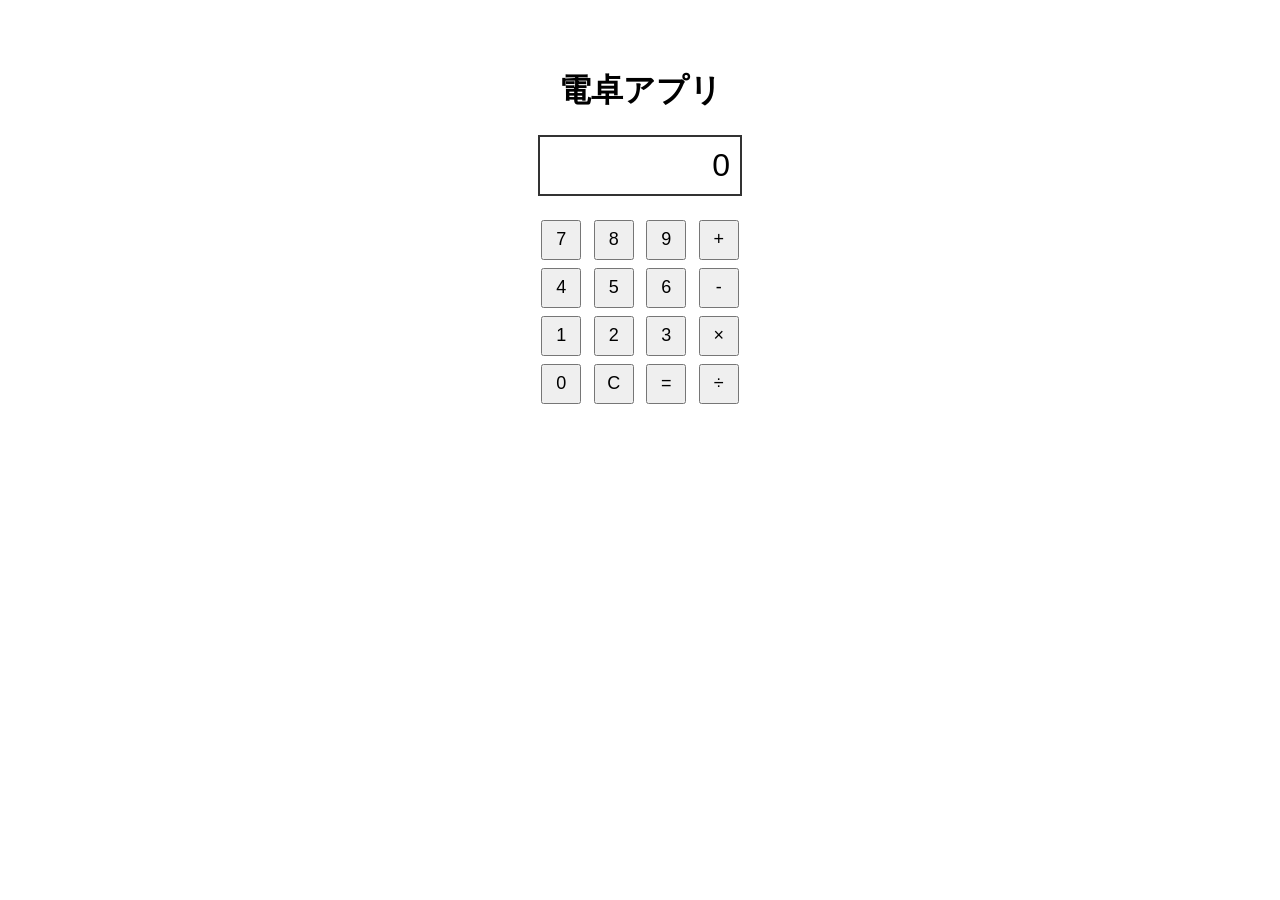
<file: day02-calculator/index.html>
<!DOCTYPE html>
<html lang="ja">
<head>
    <meta charset="UTF-8">
    <meta name="viewport" content="width=device-width, initial-scale=1.0">
    <title>電卓アプリ</title>
    <link rel="stylesheet" href="style.css">
</head>
<body>

    <h1>電卓アプリ</h1>

    <div id="display">0</div>

    <button onclick="appendValue('7')">7</button>
    <button onclick="appendValue('8')">8</button>
    <button onclick="appendValue('9')">9</button>
    <button onclick="appendValue('+')">+</button>

    <br>

    <button onclick="appendValue('4')">4</button>
    <button onclick="appendValue('5')">5</button>
    <button onclick="appendValue('6')">6</button>
    <button onclick="appendValue('-')">-</button>

    <br>

    <button onclick="appendValue('1')">1</button>
    <button onclick="appendValue('2')">2</button>
    <button onclick="appendValue('3')">3</button>
    <button onclick="appendValue('*')">×</button>

    <br>

    <button onclick="appendValue('0')">0</button>
    <button onclick="clearDisplay()">C</button>
    <button onclick="calculate()">=</button>
    <button onclick="appendValue('/')">÷</button>

    <script src="script.js"></script>
</body>
</html>
</file>
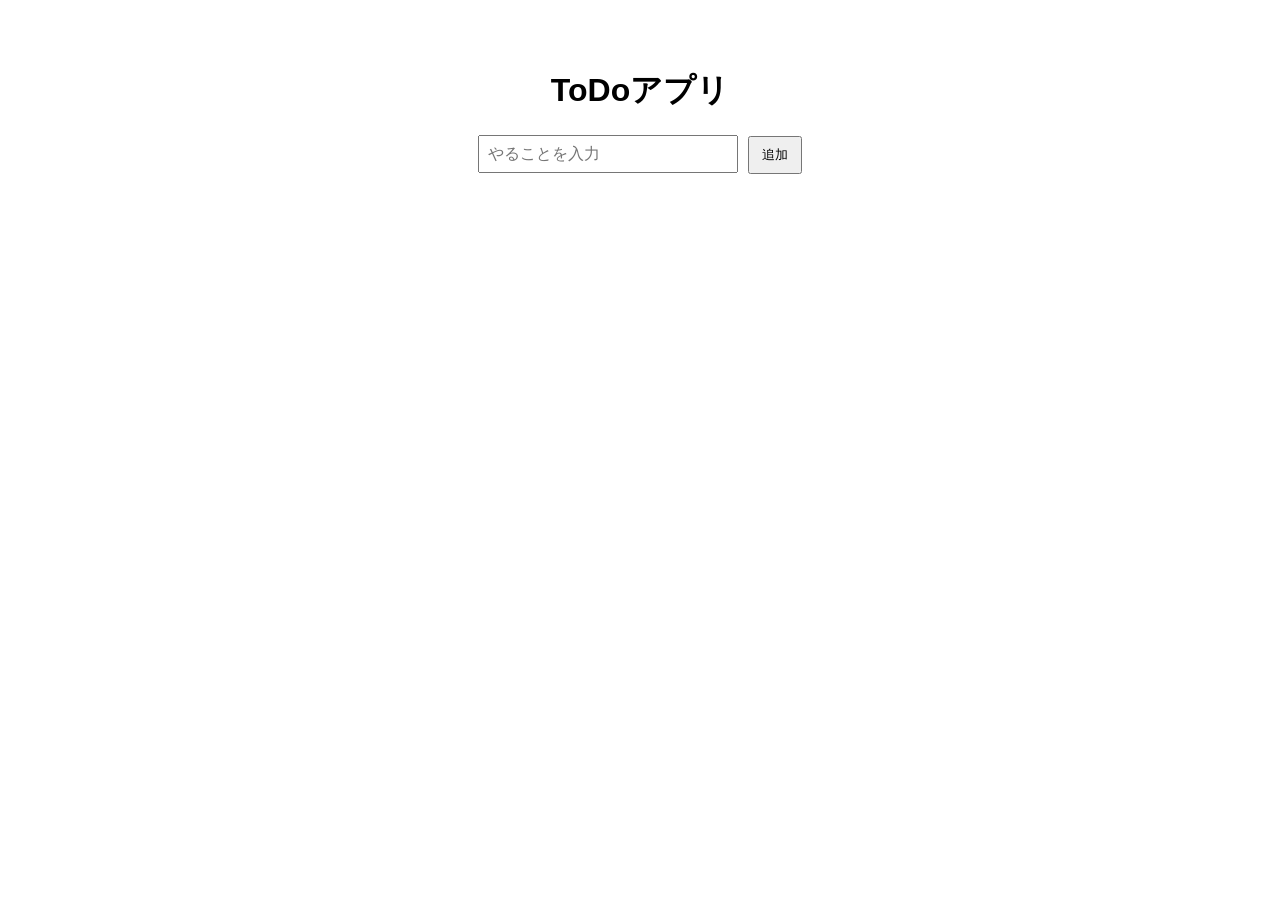
<file: day03-todo/index.html>
<!DOCTYPE html>
<html lang="ja">
<head>
    <meta charset="UTF-8">
    <meta name="viewport" content="width=device-width, initial-scale=1.0">
    <title>ToDoアプリ</title>
    <link rel="stylesheet" href="style.css">
</head>
<body>

    <h1>ToDoアプリ</h1>

    <input id="todoInput" type="text" placeholder="やることを入力">
    <button onclick="addTodo()">追加</button>

    <ul id="todoList"></ul>

    <script src="script.js"></script>
</body>
</html>
</file>
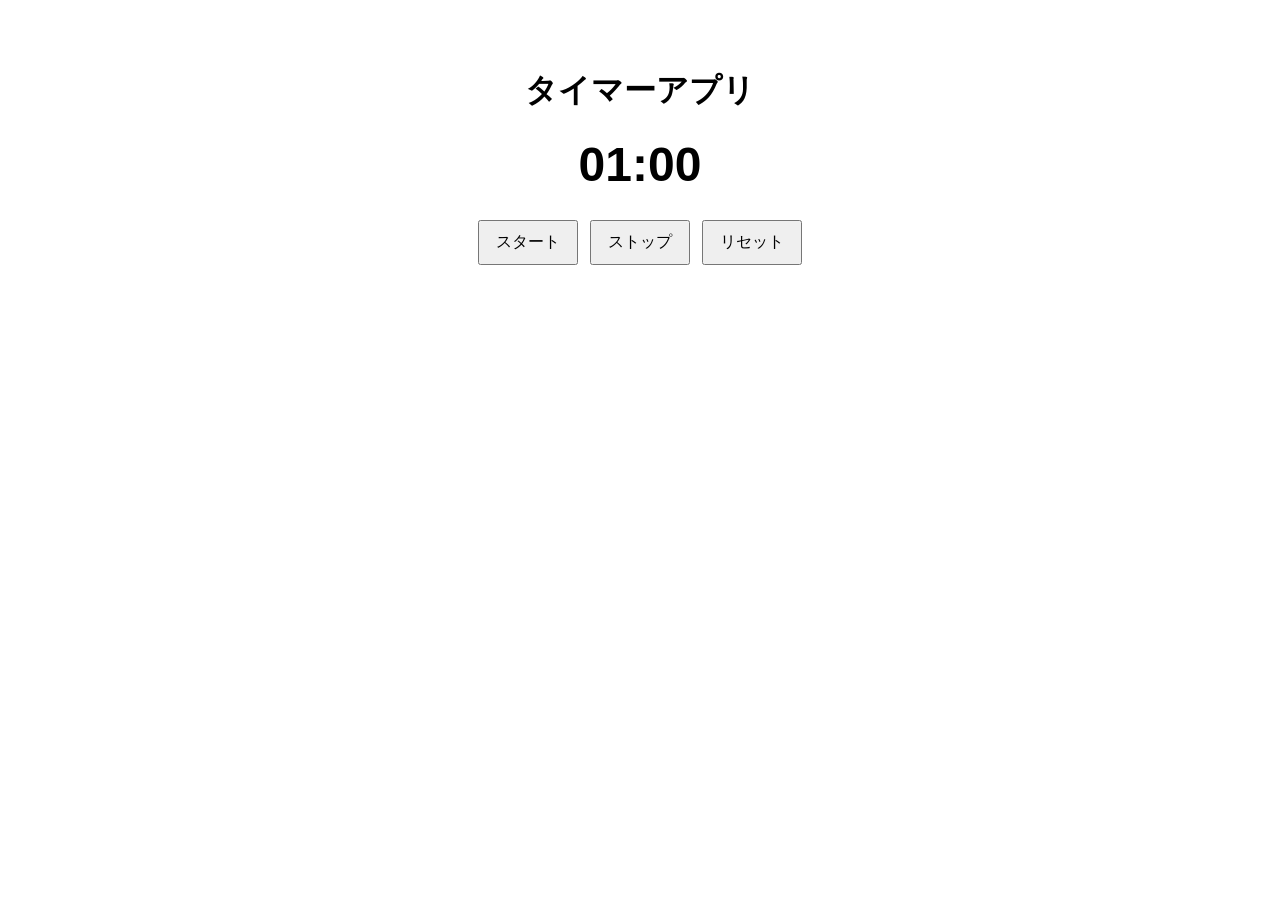
<file: day04-timer/index.html>
<!DOCTYPE html>
<html lang="ja">
<head>
    <meta charset="UTF-8">
    <meta name="viewport" content="width=device-width, initial-scale=1.0">
    <title>タイマーアプリ</title>
    <link rel="stylesheet" href="style.css">
</head>
<body>

    <h1>タイマーアプリ</h1>

    <div id="timer">01:00</div>

    <button onclick="startTimer()">スタート</button>
    <button onclick="stopTimer()">ストップ</button>
    <button onclick="resetTimer()">リセット</button>

    <script src="script.js"></script>
</body>
</html>
</file>
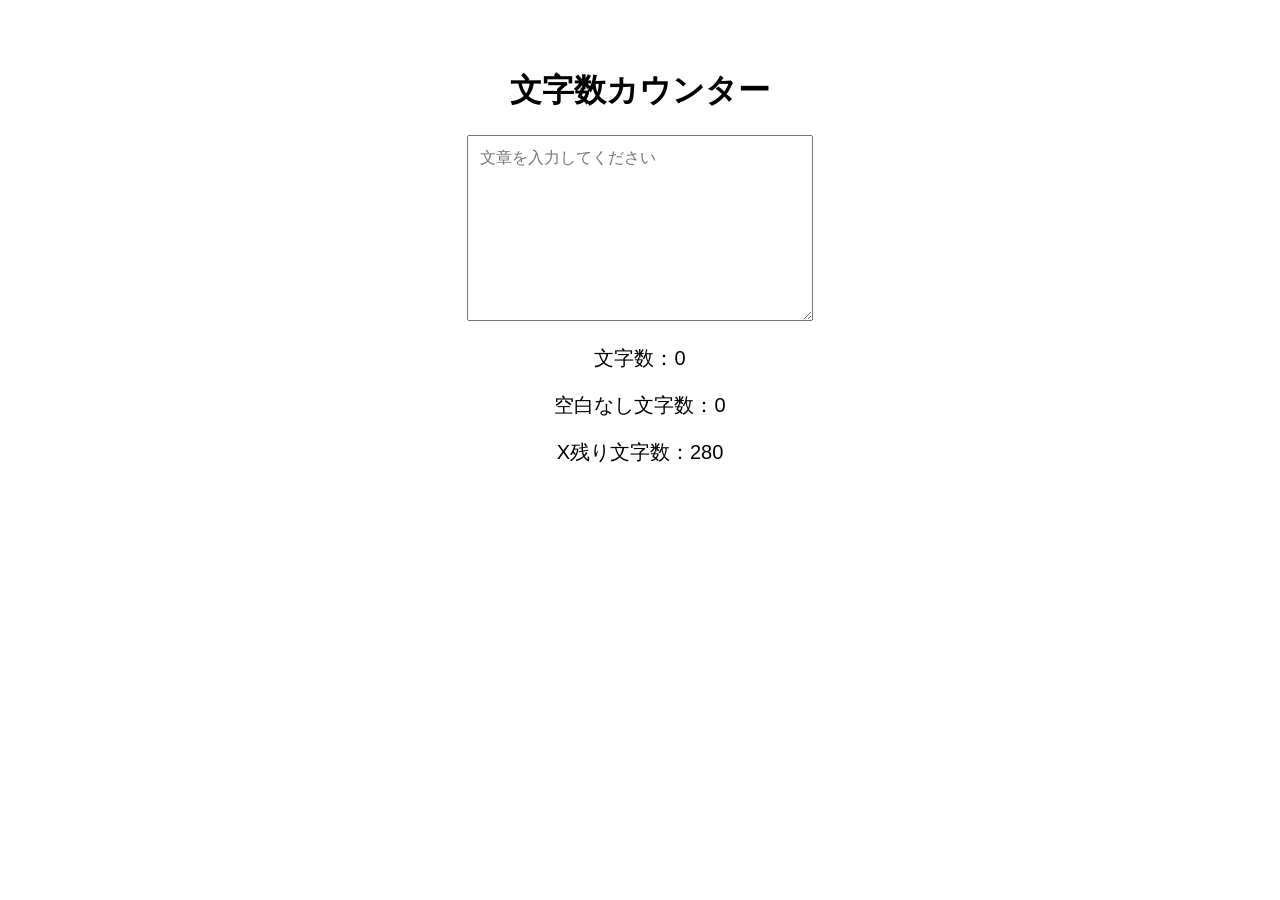
<file: day05-character-counter/index.html>
<!DOCTYPE html>
<html lang="ja">
<head>
    <meta charset="UTF-8">
    <meta name="viewport" content="width=device-width, initial-scale=1.0">
    <title>文字数カウンター</title>
    <link rel="stylesheet" href="style.css">
</head>
<body>

    <h1>文字数カウンター</h1>

    <textarea id="textInput" placeholder="文章を入力してください"></textarea>

    <p>文字数：<span id="charCount">0</span></p>
    <p>空白なし文字数：<span id="charCountNoSpace">0</span></p>
    <p>X残り文字数：<span id="remainingCount">280</span></p>

    <script src="script.js"></script>
</body>
</html>
</file>
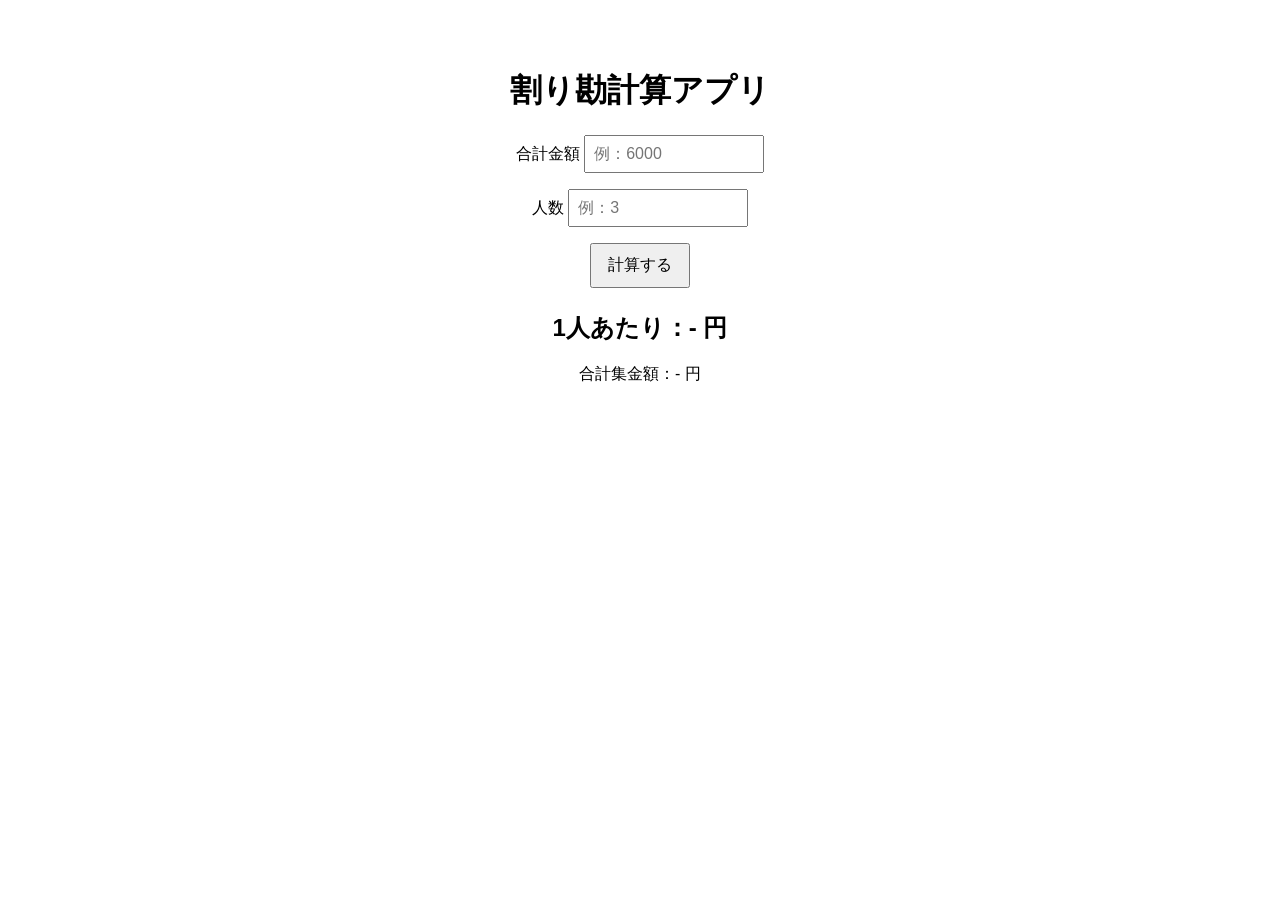
<file: day06-bill-splitter/index.html>
<!DOCTYPE html>
<html lang="ja">
<head>
    <meta charset="UTF-8">
    <meta name="viewport" content="width=device-width, initial-scale=1.0">
    <title>割り勘計算アプリ</title>
    <link rel="stylesheet" href="style.css">
</head>
<body>

    <h1>割り勘計算アプリ</h1>

    <div>
        <label>合計金額</label>
        <input id="totalAmount" type="number" placeholder="例：6000">
    </div>

    <div>
        <label>人数</label>
        <input id="peopleCount" type="number" placeholder="例：3">
    </div>

    <button onclick="calculateSplit()">計算する</button>

    <h2 id="result">1人あたり：- 円</h2>
    <p id="totalCollected">合計集金額：- 円</p>

    <script src="script.js"></script>
</body>
</html>
</file>
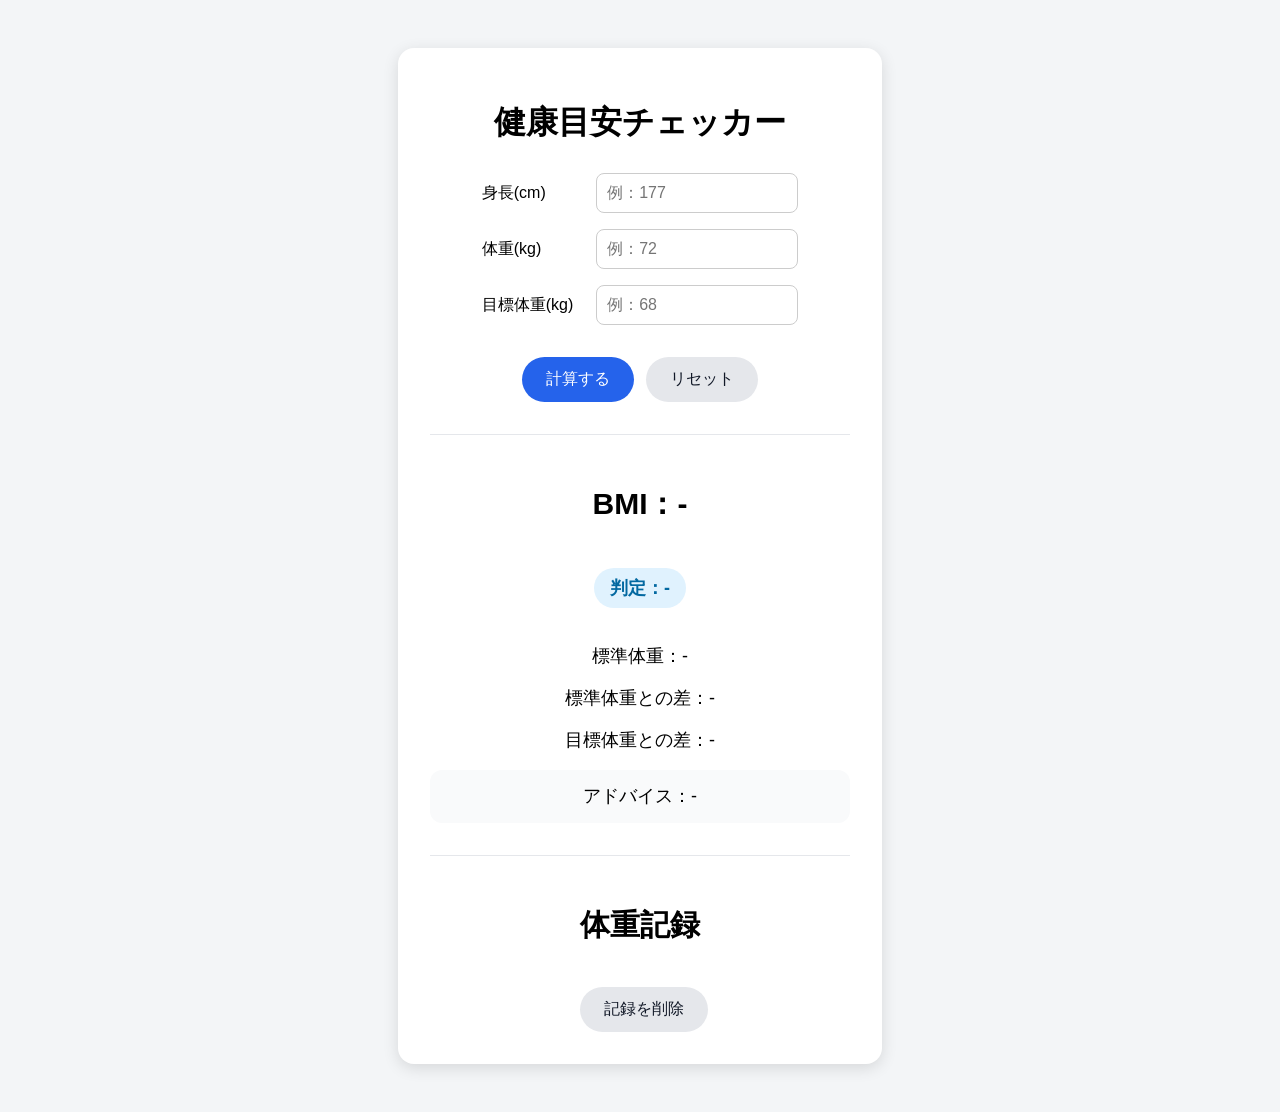
<file: day07-bmi-calculator/index.html>
<!DOCTYPE html>
<html lang="ja">
<head>
    <meta charset="UTF-8">
    <meta name="viewport" content="width=device-width, initial-scale=1.0">
    <title>健康目安チェッカー</title>
    <link rel="stylesheet" href="style.css">
</head>
<body>

    <div class="container">
        <h1>健康目安チェッカー</h1>

        <div class="input-area">
            <div class="input-row">
                <label>身長(cm)</label>
                <input id="height" type="number" placeholder="例：177">
            </div>

            <div class="input-row">
                <label>体重(kg)</label>
                <input id="weight" type="number" placeholder="例：72">
            </div>

            <div class="input-row">
                <label>目標体重(kg)</label>
                <input id="targetWeight" type="number" placeholder="例：68">
            </div>

            <button onclick="calculateBmi()">計算する</button>
            <button class="sub-button" onclick="resetForm()">リセット</button>
        </div>

        <div class="result-area">
            <h2 id="bmiResult">BMI：-</h2>
            <p id="judgeResult" class="badge">判定：-</p>
            <p id="standardWeightResult">標準体重：-</p>
            <p id="differenceResult">標準体重との差：-</p>
            <p id="targetDifferenceResult">目標体重との差：-</p>
            <p id="adviceResult" class="advice">アドバイス：-</p>
        </div>

        <div class="history-area">
            <h2>体重記録</h2>
            <ul id="weightHistory"></ul>
            <button class="sub-button" onclick="clearHistory()">記録を削除</button>
        </div>
    </div>

    <script src="script.js"></script>
</body>
</html>
</file>
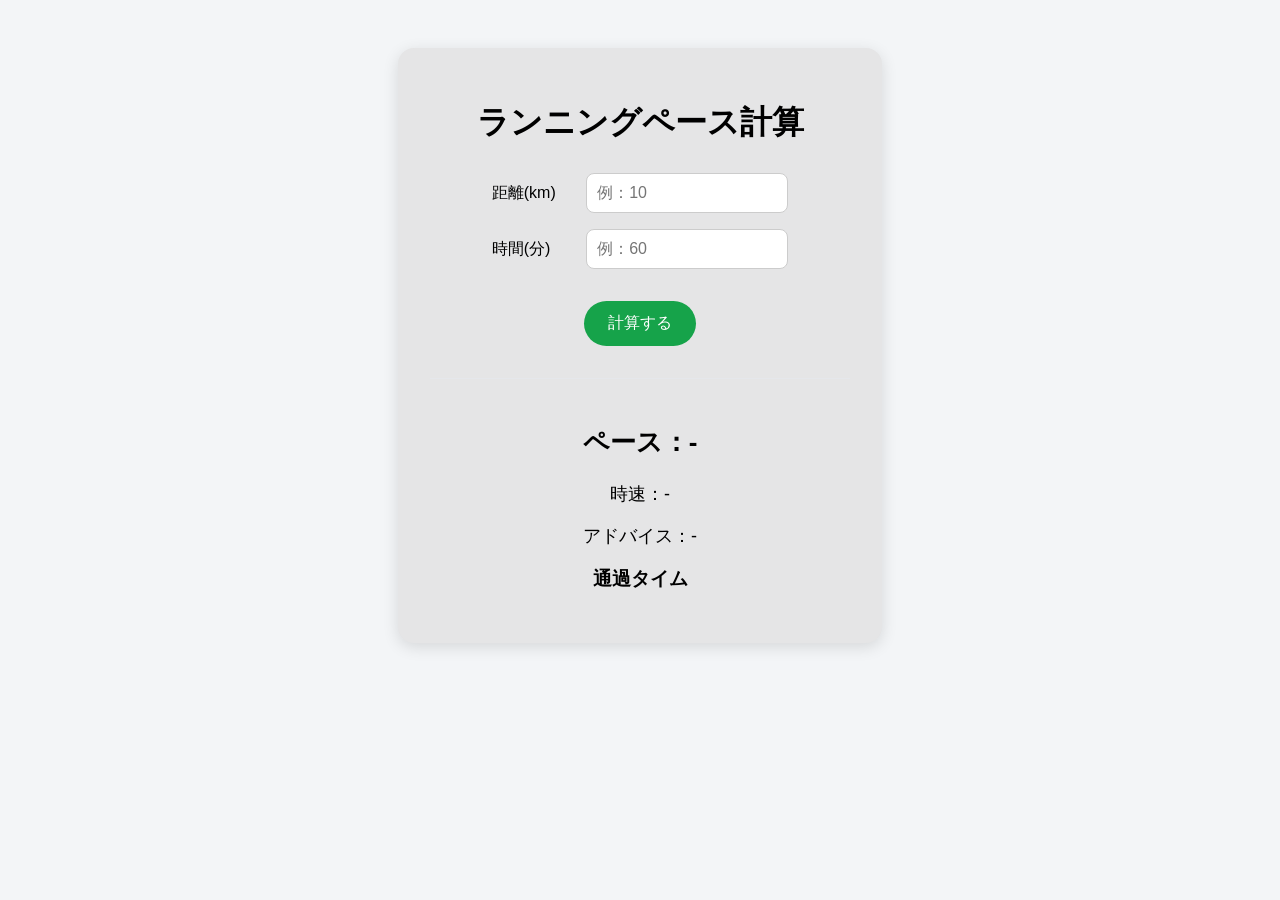
<file: day08-running-pace/index.html>
<!DOCTYPE html>
<html lang="ja">

<head>
    <meta charset="UTF-8">
    <meta name="viewport" content="width=device-width, initial-scale=1.0">
    <title>ランニングペース計算アプリ</title>
    <link rel="stylesheet" href="style.css">
</head>

<body>

    <div class="container">
        <h1>ランニングペース計算</h1>

        <div class="input-row">
            <label>距離(km)</label>
            <input id="distance" type="number" placeholder="例：10">
        </div>

        <div class="input-row">
            <label>時間(分)</label>
            <input id="minutes" type="number" placeholder="例：60">
        </div>

        <button onclick="calculatePace()">計算する</button>

        <div class="result-area">
            <h2 id="paceResult">ペース：-</h2>
            <p id="speedResult">時速：-</p>
            <p id="adviceResult">アドバイス：-</p>

            <h3>通過タイム</h3>
            <ul id="lapList"></ul>
        </div>
    </div>

    <script src="script.js"></script>
</body>

</html>
</file>
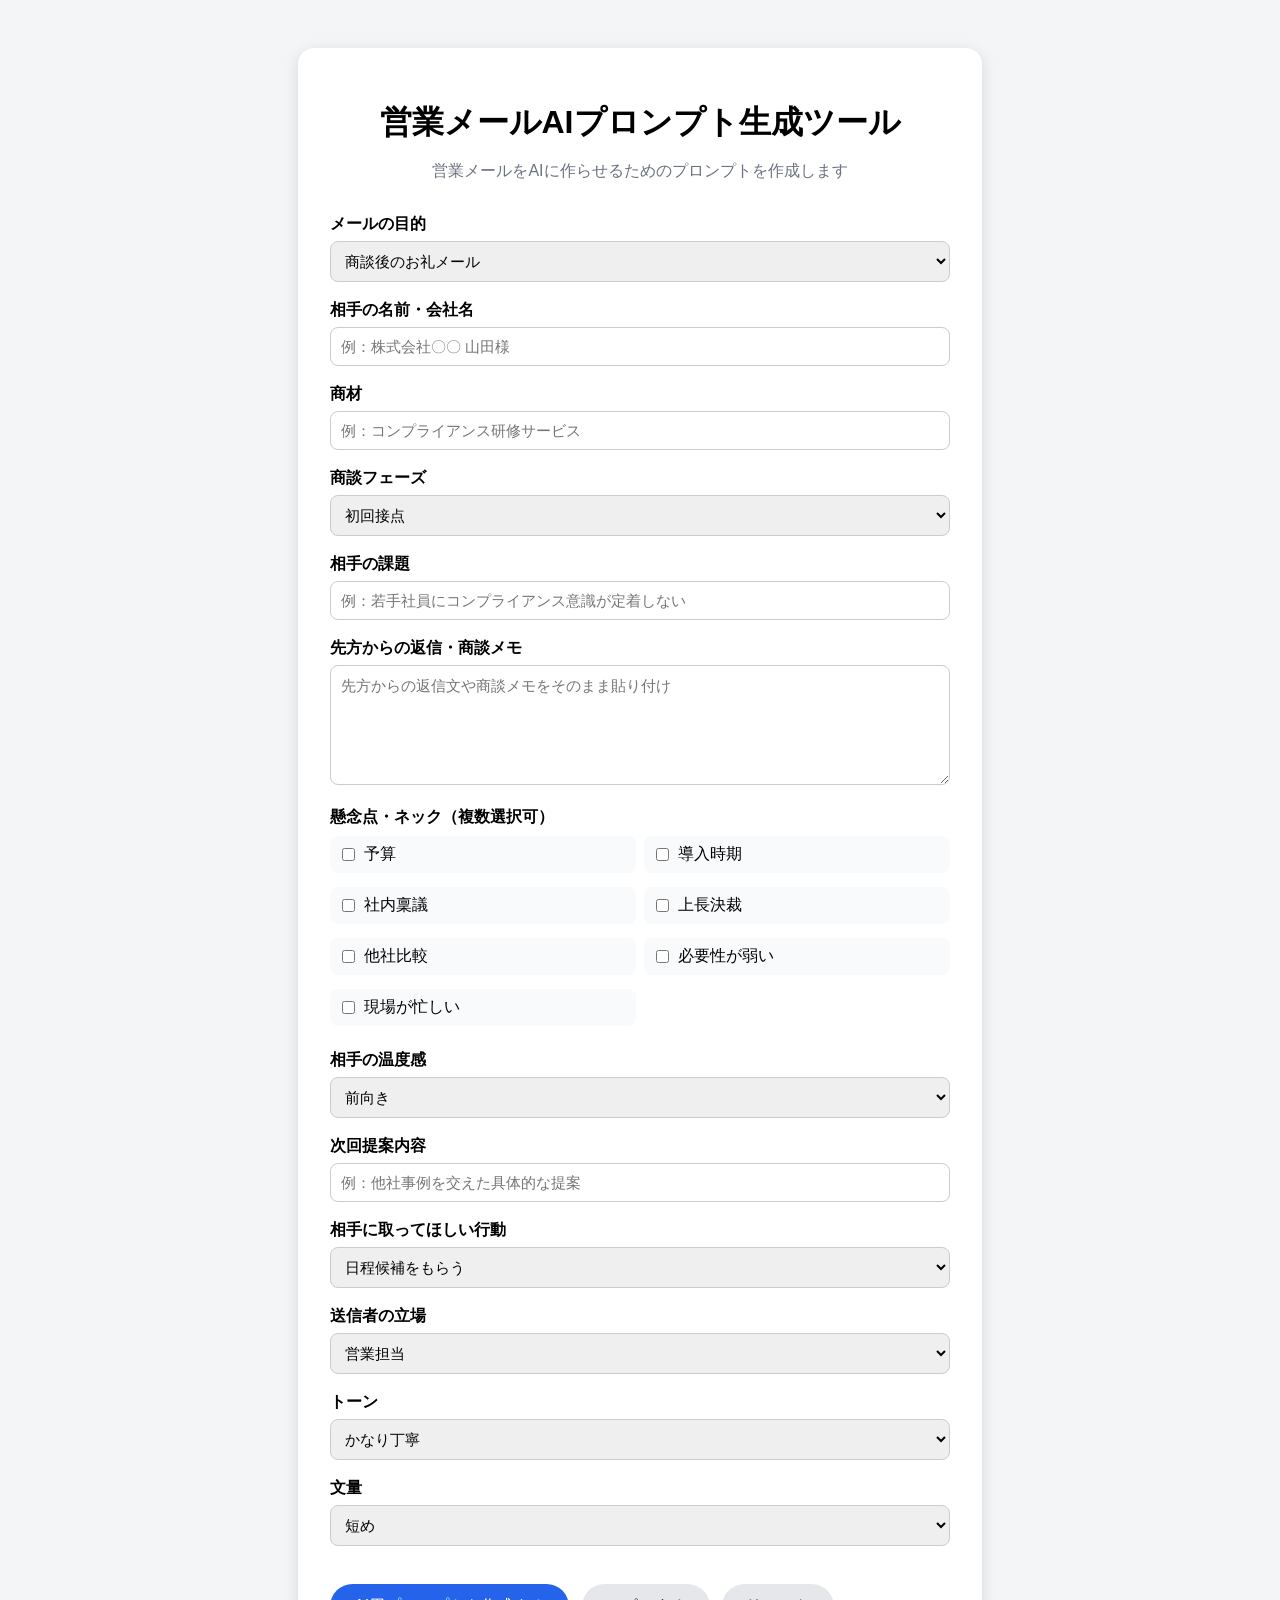
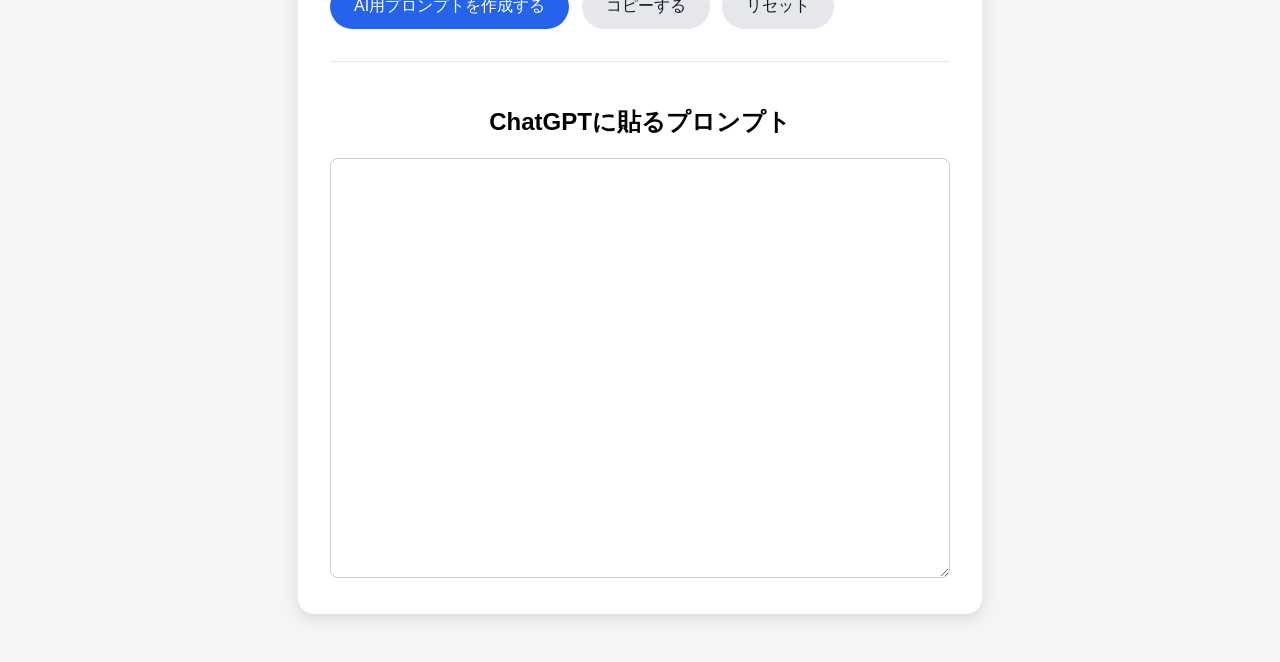
<file: day09-sales-email-generator/index.html>
<!DOCTYPE html>
<html lang="ja">

<head>
    <meta charset="UTF-8">
    <meta name="viewport" content="width=device-width, initial-scale=1.0">
    <title>営業メールAIプロンプト生成ツール</title>
    <link rel="stylesheet" href="style.css">
</head>

<body>

    <div class="container">
        <h1>営業メールAIプロンプト生成ツール</h1>
        <p class="lead">営業メールをAIに作らせるためのプロンプトを作成します</p>

        <div class="input-row">
            <label>メールの目的</label>
            <select id="emailPurpose">
                <option value="商談後のお礼メール">商談後のお礼メール</option>
                <option value="日程調整メール">日程調整メール</option>
                <option value="資料送付メール">資料送付メール</option>
                <option value="再提案メール">再提案メール</option>
                <option value="失注防止メール">失注防止メール</option>
                <option value="検討状況の確認メール">検討状況の確認メール</option>
                <option value="決裁者への共有依頼メール">決裁者への共有依頼メール</option>
                <option value="返信催促メール">返信催促メール</option>
            </select>
        </div>

        <div class="input-row">
            <label>相手の名前・会社名</label>
            <input id="customerName" type="text" placeholder="例：株式会社〇〇 山田様">
        </div>

        <div class="input-row">
            <label>商材</label>
            <input id="productName" type="text" placeholder="例：コンプライアンス研修サービス">
        </div>

        <div class="input-row">
            <label>商談フェーズ</label>
            <select id="salesPhase">
                <option value="初回接点">初回接点</option>
                <option value="初回商談後">初回商談後</option>
                <option value="提案前">提案前</option>
                <option value="提案後">提案後</option>
                <option value="見積もり提示後">見積もり提示後</option>
                <option value="稟議中">稟議中</option>
                <option value="失注前">失注前</option>
                <option value="受注後">受注後</option>
            </select>
        </div>

        <div class="input-row">
            <label>相手の課題</label>
            <input id="customerIssue" type="text" placeholder="例：若手社員にコンプライアンス意識が定着しない">
        </div>

        <div class="input-row">
            <label>先方からの返信・商談メモ</label>
            <textarea id="customerReply" class="large-textarea" placeholder="先方からの返信文や商談メモをそのまま貼り付け"></textarea>
        </div>

        <div class="input-row">
            <label>懸念点・ネック（複数選択可）</label>

            <div class="checkbox-group">
                <label class="checkbox-label">
                    <input type="checkbox" name="concern" value="予算"> 予算
                </label>

                <label class="checkbox-label">
                    <input type="checkbox" name="concern" value="導入時期"> 導入時期
                </label>

                <label class="checkbox-label">
                    <input type="checkbox" name="concern" value="社内稟議"> 社内稟議
                </label>

                <label class="checkbox-label">
                    <input type="checkbox" name="concern" value="上長決裁"> 上長決裁
                </label>

                <label class="checkbox-label">
                    <input type="checkbox" name="concern" value="他社比較"> 他社比較
                </label>

                <label class="checkbox-label">
                    <input type="checkbox" name="concern" value="必要性が弱い"> 必要性が弱い
                </label>

                <label class="checkbox-label">
                    <input type="checkbox" name="concern" value="現場が忙しい"> 現場が忙しい
                </label>
            </div>
        </div>

        <div class="input-row">
            <label>相手の温度感</label>
            <select id="temperature">
                <option value="前向き">前向き</option>
                <option value="やや前向き">やや前向き</option>
                <option value="検討中">検討中</option>
                <option value="慎重">慎重</option>
                <option value="反応薄い">反応薄い</option>
                <option value="失注気味">失注気味</option>
            </select>
        </div>

        <div class="input-row">
            <label>次回提案内容</label>
            <input id="nextProposal" type="text" placeholder="例：他社事例を交えた具体的な提案">
        </div>

        <div class="input-row">
            <label>相手に取ってほしい行動</label>
            <select id="nextAction">
                <option value="日程候補をもらう">日程候補をもらう</option>
                <option value="資料を確認してもらう">資料を確認してもらう</option>
                <option value="社内共有してもらう">社内共有してもらう</option>
                <option value="決裁者を紹介してもらう">決裁者を紹介してもらう</option>
                <option value="課題を追加で教えてもらう">課題を追加で教えてもらう</option>
                <option value="見積もりを確認してもらう">見積もりを確認してもらう</option>
                <option value="返信をもらう">返信をもらう</option>
            </select>
        </div>

        <div class="input-row">
            <label>送信者の立場</label>
            <select id="senderRole">
                <option value="営業担当">営業担当</option>
                <option value="カスタマーサクセス">カスタマーサクセス</option>
                <option value="講師">講師</option>
                <option value="責任者">責任者</option>
                <option value="代表">代表</option>
            </select>
        </div>

        <div class="input-row">
            <label>トーン</label>
            <select id="tone">
                <option value="かなり丁寧">かなり丁寧</option>
                <option value="自然">自然</option>
                <option value="少しカジュアル">少しカジュアル</option>
                <option value="やや強めに次回提案">やや強めに次回提案</option>
                <option value="押し売り感をなくす">押し売り感をなくす</option>
            </select>
        </div>

        <div class="input-row">
            <label>文量</label>
            <select id="length">
                <option value="短め">短め</option>
                <option value="標準">標準</option>
                <option value="丁寧に長め">丁寧に長め</option>
            </select>
        </div>

        <button onclick="generatePrompt()">AI用プロンプトを作成する</button>
        <button class="sub-button" onclick="copyPrompt()">コピーする</button>
        <button class="sub-button" onclick="resetForm()">リセット</button>

        <div class="result-area">
            <h2>ChatGPTに貼るプロンプト</h2>
            <textarea id="promptResult" class="output-textarea" readonly></textarea>
        </div>
    </div>

    <script src="script.js"></script>
</body>

</html>
</file>
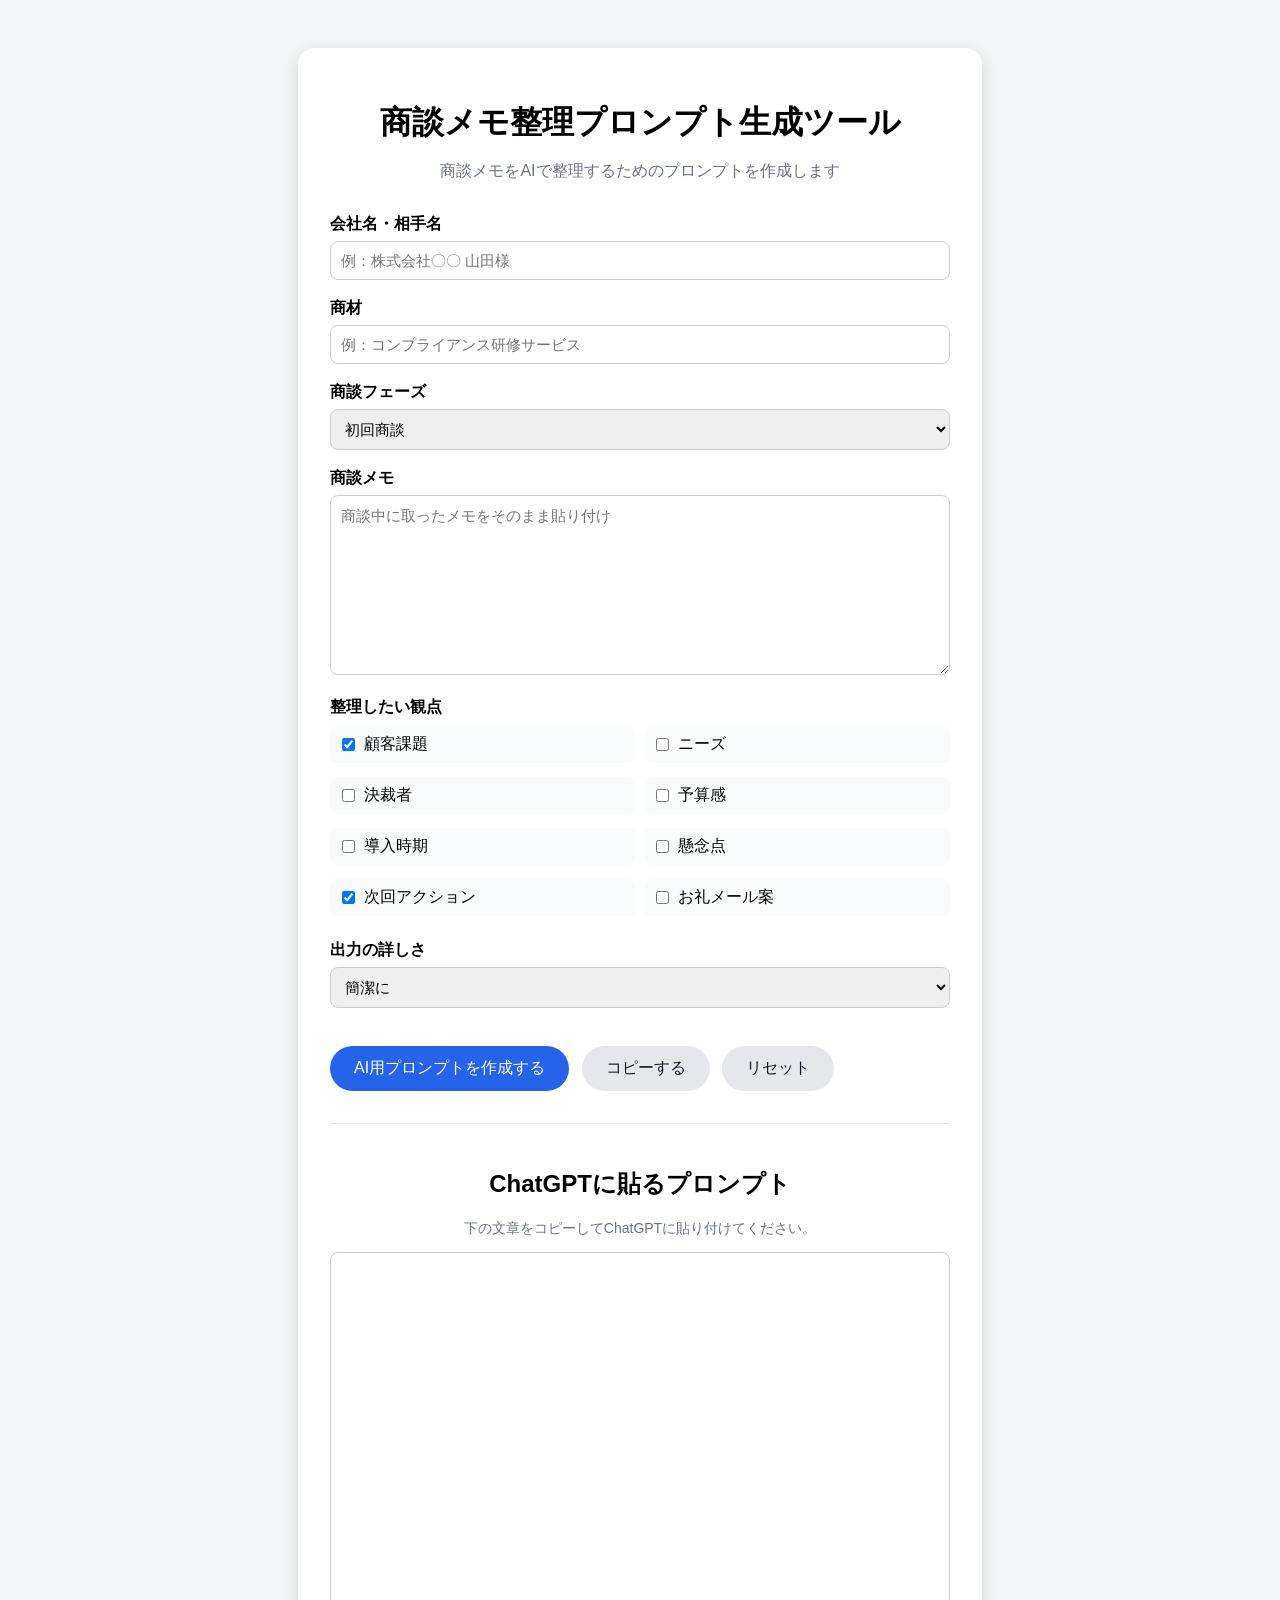
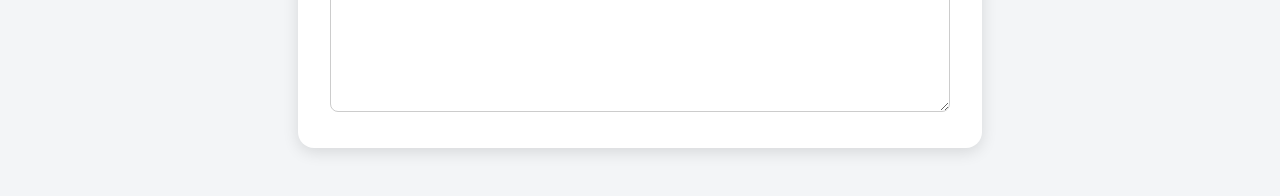
<file: day10-meeting-memo-organizer/index.html>
<!DOCTYPE html>
<html lang="ja">

<head>
    <meta charset="UTF-8">
    <meta name="viewport" content="width=device-width, initial-scale=1.0">
    <title>商談メモ整理プロンプト生成ツール</title>
    <link rel="stylesheet" href="style.css">
</head>

<body>

    <div class="container">
        <h1>商談メモ整理プロンプト生成ツール</h1>
        <p class="lead">商談メモをAIで整理するためのプロンプトを作成します</p>

        <div class="input-row">
            <label>会社名・相手名</label>
            <input id="customerName" type="text" placeholder="例：株式会社〇〇 山田様">
        </div>

        <div class="input-row">
            <label>商材</label>
            <input id="productName" type="text" placeholder="例：コンプライアンス研修サービス">
        </div>

        <div class="input-row">
            <label>商談フェーズ</label>
            <select id="salesPhase">
                <option value="初回商談">初回商談</option>
                <option value="提案前">提案前</option>
                <option value="提案後">提案後</option>
                <option value="見積もり提示後">見積もり提示後</option>
                <option value="稟議中">稟議中</option>
                <option value="失注前">失注前</option>
                <option value="受注後">受注後</option>
            </select>
        </div>

        <div class="input-row">
            <label>商談メモ</label>
            <textarea id="meetingMemo" class="large-textarea" placeholder="商談中に取ったメモをそのまま貼り付け"></textarea>
        </div>

        <div class="input-row">
            <label>整理したい観点</label>

            <div class="checkbox-group">
                <label class="checkbox-label">
                    <input type="checkbox" name="organizePoint" value="顧客課題" checked> 顧客課題
                </label>

                <label class="checkbox-label">
                    <input type="checkbox" name="organizePoint" value="ニーズ"> ニーズ
                </label>

                <label class="checkbox-label">
                    <input type="checkbox" name="organizePoint" value="決裁者"> 決裁者
                </label>

                <label class="checkbox-label">
                    <input type="checkbox" name="organizePoint" value="予算感"> 予算感
                </label>

                <label class="checkbox-label">
                    <input type="checkbox" name="organizePoint" value="導入時期"> 導入時期
                </label>

                <label class="checkbox-label">
                    <input type="checkbox" name="organizePoint" value="懸念点"> 懸念点
                </label>

                <label class="checkbox-label">
                    <input type="checkbox" name="organizePoint" value="次回アクション" checked> 次回アクション
                </label>

                <label class="checkbox-label">
                    <input type="checkbox" name="organizePoint" value="お礼メール案"> お礼メール案
                </label>
            </div>
        </div>

        <div class="input-row">
            <label>出力の詳しさ</label>
            <select id="detailLevel">
                <option value="簡潔に">簡潔に</option>
                <option value="標準">標準</option>
                <option value="詳しく">詳しく</option>
            </select>
        </div>

        <button onclick="generatePrompt()">AI用プロンプトを作成する</button>
        <button class="sub-button" onclick="copyPrompt()">コピーする</button>
        <button class="sub-button" onclick="resetForm()">リセット</button>

        <div class="result-area">
            <h2>ChatGPTに貼るプロンプト</h2>
            <p class="note">下の文章をコピーしてChatGPTに貼り付けてください。</p>
            <textarea id="promptResult" class="output-textarea" readonly></textarea>
        </div>
    </div>

    <script src="script.js"></script>
</body>

</html>
</file>
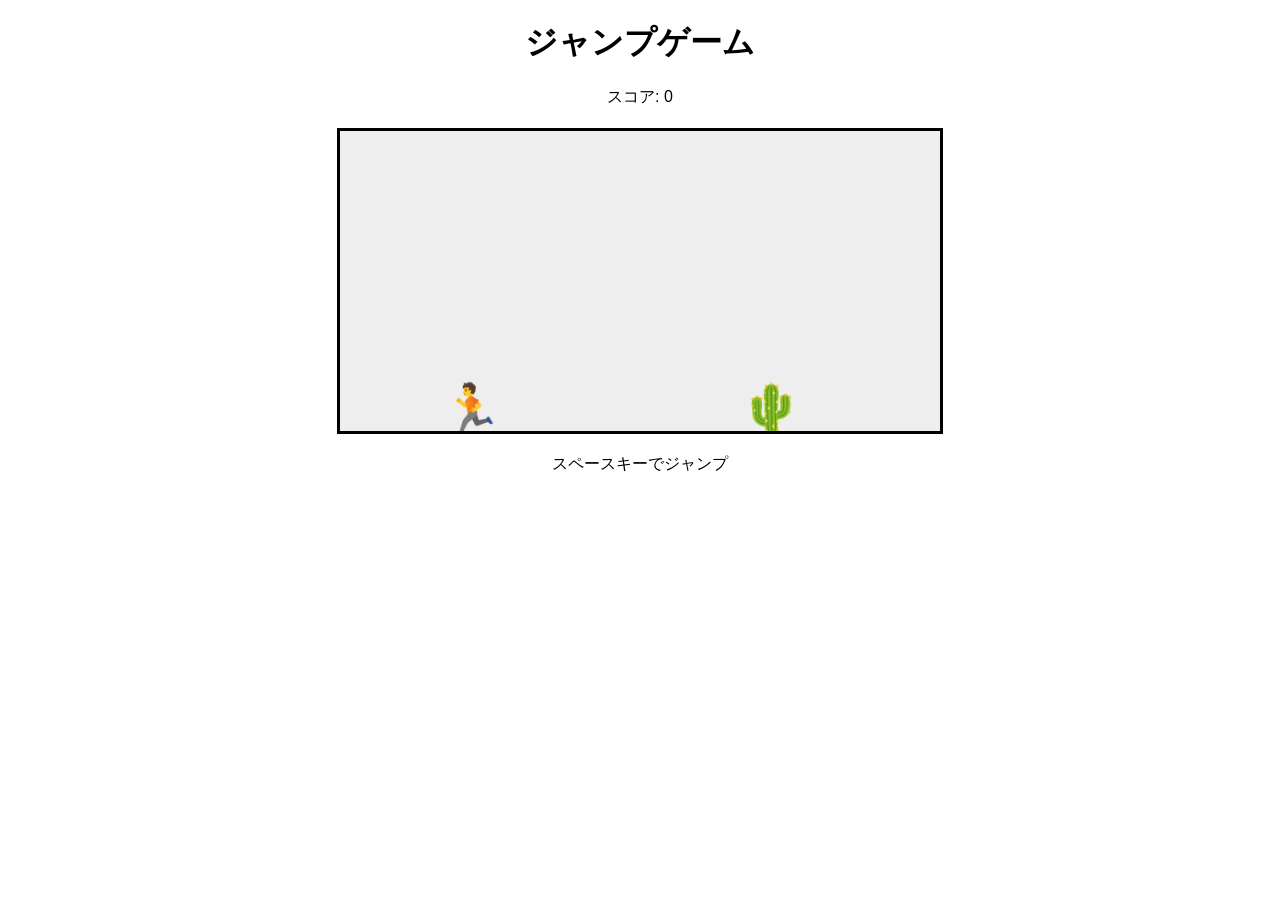
<file: day11-jump-game/index.html>
<!DOCTYPE html>
<html lang="ja">

<head>
    <meta charset="UTF-8">
    <title>ジャンプゲーム</title>
    <link rel="stylesheet" href="style.css">
</head>

<body>

    <h1>ジャンプゲーム</h1>

    <p id="score">スコア: 0</p>

    <div id="game">
        <div id="player">🏃</div>
        <div id="obstacle">🌵</div>

        <div id="gameOver">
            <h2>ゲームオーバー</h2>
            <p id="finalScore">スコア：0</p>
            <button onclick="restartGame()">もう一度遊ぶ</button>
        </div>
    </div>

    <p>スペースキーでジャンプ</p>

    <script src="script.js"></script>

</body>

</html>
</file>
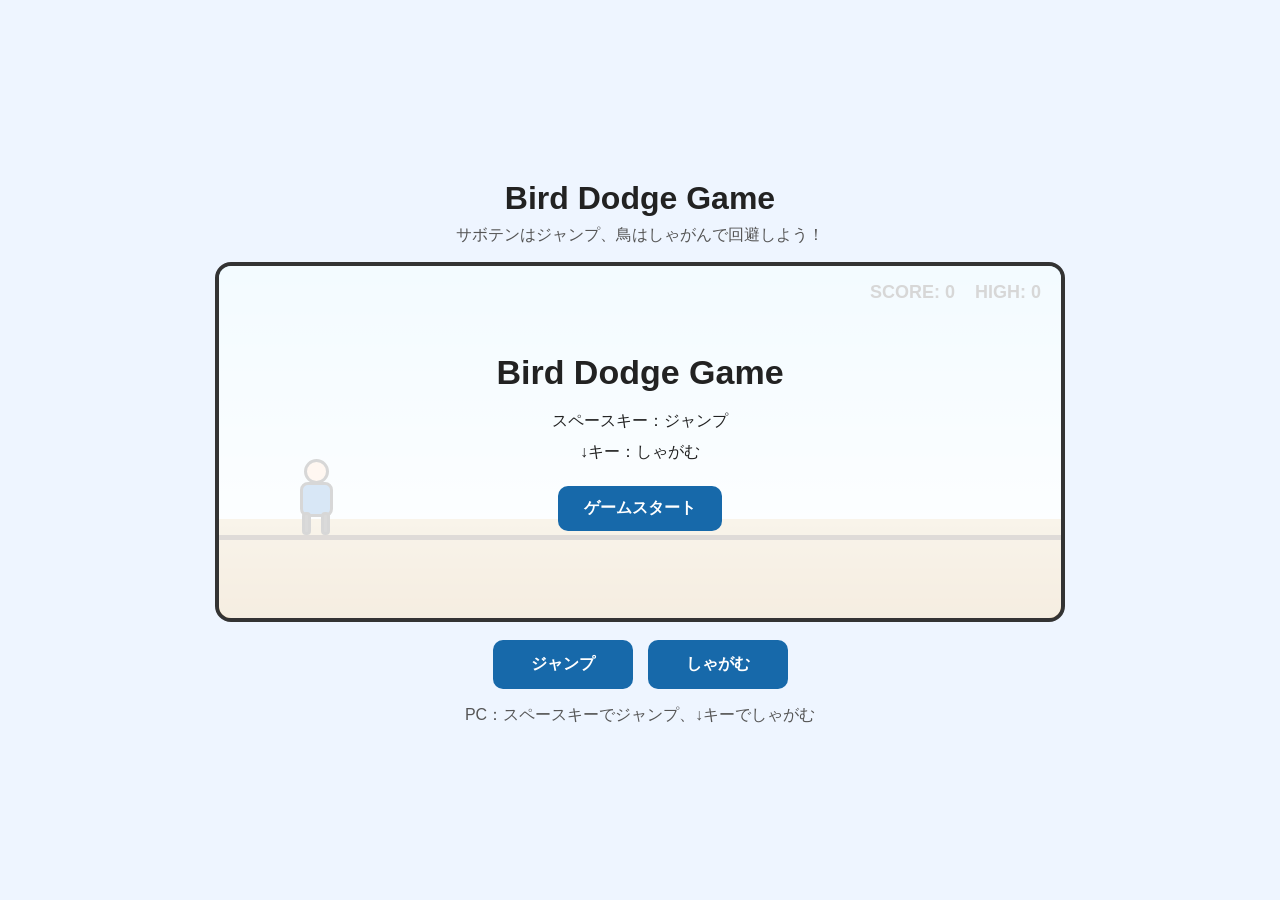
<file: day12-bird-dodge-game/index.html>
<!DOCTYPE html>
<html lang="ja">

<head>
    <meta charset="UTF-8">
    <meta name="viewport" content="width=device-width, initial-scale=1.0">
    <title>Bird Dodge Game</title>
    <link rel="stylesheet" href="style.css">
</head>

<body>
    <main class="page-container">
        <h1>Bird Dodge Game</h1>

        <p class="description">
            サボテンはジャンプ、鳥はしゃがんで回避しよう！
        </p>

        <section id="game" class="game" aria-label="ゲーム画面">
            <div class="score-board">
                <span>SCORE: <strong id="score">0</strong></span>
                <span>HIGH: <strong id="high-score">0</strong></span>
            </div>

            <div id="player" class="player" aria-label="プレイヤー">
                <div class="player-head"></div>
                <div class="player-body"></div>
                <div class="player-leg player-leg-left"></div>
                <div class="player-leg player-leg-right"></div>
            </div>

            <div id="obstacle" class="obstacle cactus hidden" aria-hidden="true">
                🌵
            </div>

            <div class="ground"></div>

            <div id="start-screen" class="message-screen">
                <h2>Bird Dodge Game</h2>
                <p>スペースキー：ジャンプ</p>
                <p>↓キー：しゃがむ</p>
                <button id="start-button" type="button">ゲームスタート</button>
            </div>

            <div id="game-over-screen" class="message-screen hidden">
                <h2>GAME OVER</h2>
                <p>
                    SCORE:
                    <strong id="final-score">0</strong>
                </p>
                <button id="restart-button" type="button">もう一度遊ぶ</button>
            </div>
        </section>

        <div class="controls">
            <button id="jump-button" type="button">ジャンプ</button>
            <button id="duck-button" type="button">しゃがむ</button>
        </div>

        <p class="instructions">
            PC：スペースキーでジャンプ、↓キーでしゃがむ
        </p>
    </main>

    <script src="script.js"></script>
</body>

</html>
</file>
<file: day02-calculator/style.css>
body {
    font-family: sans-serif;
    text-align: center;
    padding-top: 40px;
}

#display {
    width: 180px;
    margin: 20px auto;
    padding: 10px;
    font-size: 32px;
    text-align: right;
    border: 2px solid #333;
}

button {
    width: 40px;
    height: 40px;
    margin: 4px;
    font-size: 18px;
}
</file>
<file: day03-todo/style.css>
body {
    font-family: sans-serif;
    text-align: center;
    padding-top: 40px;
}

input {
    padding: 8px;
    font-size: 16px;
    width: 240px;
}

button {
    padding: 8px 12px;
    margin-left: 6px;
    cursor: pointer;
}

ul {
    list-style: none;
    padding: 0;
    margin-top: 24px;
}

li {
    margin: 8px auto;
    padding: 8px;
    width: 300px;
    border: 1px solid #ccc;
    display: flex;
    justify-content: space-between;
}
</file>
<file: day04-timer/style.css>
body {
    font-family: sans-serif;
    text-align: center;
    padding-top: 40px;
}

#timer {
    font-size: 48px;
    margin: 24px 0;
    font-weight: bold;
}

button {
    padding: 10px 16px;
    margin: 4px;
    font-size: 16px;
    cursor: pointer;
}
</file>
<file: day05-character-counter/style.css>
body {
    font-family: sans-serif;
    text-align: center;
    padding-top: 40px;
}

textarea {
    width: 320px;
    height: 160px;
    padding: 12px;
    font-size: 16px;
}

p {
    font-size: 20px;
}
</file>
<file: day06-bill-splitter/style.css>
body {
    font-family: sans-serif;
    text-align: center;
    padding-top: 40px;
}

div {
    margin: 16px;
}

input {
    padding: 8px;
    font-size: 16px;
    width: 160px;
}

button {
    padding: 10px 16px;
    font-size: 16px;
    cursor: pointer;
}

h2 {
    margin-top: 24px;
}
</file>
<file: day07-bmi-calculator/style.css>
body {
    font-family: sans-serif;
    background-color: #f3f5f7;
    text-align: center;
    padding: 40px 0;
}

.container {
    background-color: white;
    width: 420px;
    margin: 0 auto;
    padding: 32px;
    border-radius: 16px;
    box-shadow: 0 4px 16px rgba(0, 0, 0, 0.12);
}

h1 {
    margin-bottom: 28px;
}

.input-area {
    margin-bottom: 32px;
}

.input-row {
    margin: 16px 0;
}

label {
    display: inline-block;
    width: 110px;
    text-align: left;
}

input {
    padding: 10px;
    font-size: 16px;
    width: 180px;
    border: 1px solid #ccc;
    border-radius: 8px;
}

button {
    margin-top: 16px;
    padding: 12px 24px;
    font-size: 16px;
    cursor: pointer;
    background-color: #2563eb;
    color: white;
    border: none;
    border-radius: 999px;
}

button:hover {
    background-color: #1d4ed8;
}

.sub-button {
    background-color: #e5e7eb;
    color: #111827;
    margin-left: 8px;
}

.sub-button:hover {
    background-color: #d1d5db;
}

.result-area {
    margin-top: 32px;
    padding-top: 24px;
    border-top: 1px solid #e5e7eb;
}

h2 {
    font-size: 30px;
}

p {
    font-size: 18px;
}

.badge {
    display: inline-block;
    padding: 8px 16px;
    border-radius: 999px;
    font-weight: bold;
    background-color: #e0f2fe;
    color: #0369a1;
}

.badge.green {
    background-color: #dcfce7;
    color: #166534;
}

.badge.blue {
    background-color: #e0f2fe;
    color: #0369a1;
}

.badge.orange {
    background-color: #ffedd5;
    color: #c2410c;
}

.badge.red {
    background-color: #fee2e2;
    color: #b91c1c;
}

.advice {
    line-height: 1.6;
    background-color: #f9fafb;
    padding: 12px;
    border-radius: 12px;
}

.history-area {
    margin-top: 32px;
    padding-top: 24px;
    border-top: 1px solid #e5e7eb;
}

ul {
    list-style: none;
    padding: 0;
}

li {
    margin: 8px auto;
    padding: 10px;
    width: 300px;
    background-color: #f9fafb;
    border-radius: 8px;
}
</file>
<file: day08-running-pace/style.css>
body {
    font-family: sans-serif;
    background-color: #f3f5f7;
    text-align: center;
    padding: 40px 0;
}

.container {
    background-color: rgb(229, 229, 230);
    width: 420px;
    margin: 0 auto;
    padding: 32px;
    border-radius: 16px;
    box-shadow: 0 4px 16px rgba(0, 0, 0, 0.12);
}

h1 {
    margin-bottom: 28px;
}

.input-row {
    margin: 16px 0;
}

label {
    display: inline-block;
    width: 90px;
    text-align: left;
}

input {
    padding: 10px;
    font-size: 16px;
    width: 180px;
    border: 1px solid #ccc;
    border-radius: 8px;
}

button {
    margin-top: 16px;
    padding: 12px 24px;
    font-size: 16px;
    cursor: pointer;
    background-color: #16a34a;
    color: white;
    border: none;
    border-radius: 999px;
}

button:hover {
    background-color: #15803d;
}

.result-area {
    margin-top: 32px;
    padding-top: 24px;
    border-top: 1px solid #e5e7eb;
}

h2 {
    font-size: 26px;
}

p {
    font-size: 18px;
}

ul {
    list-style: none;
    padding: 0;
}

li {
    margin: 8px auto;
    padding: 10px;
    width: 240px;
    background-color: #f9fafb;
    border-radius: 8px;
}
</file>
<file: day09-sales-email-generator/style.css>
body {
    font-family: sans-serif;
    background-color: #f3f5f7;
    padding: 40px 0;
}

.container {
    background-color: white;
    width: 620px;
    margin: 0 auto;
    padding: 32px;
    border-radius: 16px;
    box-shadow: 0 4px 16px rgba(0, 0, 0, 0.12);
}

h1 {
    text-align: center;
    margin-bottom: 8px;
}

.lead {
    text-align: center;
    color: #6b7280;
    margin-bottom: 32px;
}

.input-row {
    margin: 18px 0;
}

label {
    display: block;
    margin-bottom: 6px;
    font-weight: bold;
}

input,
select,
textarea {
    width: 100%;
    box-sizing: border-box;
    padding: 10px;
    font-size: 15px;
    border: 1px solid #ccc;
    border-radius: 8px;
}

.large-textarea {
    height: 120px;
    line-height: 1.6;
}

.checkbox-group {
    display: grid;
    grid-template-columns: 1fr 1fr;
    gap: 8px;
    margin-top: 8px;
}

.checkbox-label {
    display: flex;
    align-items: center;
    gap: 6px;
    font-weight: normal;
    background-color: #f9fafb;
    padding: 8px;
    border-radius: 8px;
}

.checkbox-label input {
    width: auto;
}

button {
    margin-top: 20px;
    padding: 12px 24px;
    font-size: 16px;
    cursor: pointer;
    background-color: #2563eb;
    color: white;
    border: none;
    border-radius: 999px;
}

button:hover {
    background-color: #1d4ed8;
}

.sub-button {
    background-color: #e5e7eb;
    color: #111827;
    margin-left: 8px;
}

.sub-button:hover {
    background-color: #d1d5db;
}

.result-area {
    margin-top: 32px;
    padding-top: 24px;
    border-top: 1px solid #e5e7eb;
}

.result-area h2 {
    text-align: center;
}

.output-textarea {
    height: 420px;
    line-height: 1.7;
}
</file>
<file: day10-meeting-memo-organizer/style.css>
body {
    font-family: sans-serif;
    background-color: #f3f5f7;
    padding: 40px 0;
}

.container {
    background-color: white;
    width: 620px;
    margin: 0 auto;
    padding: 32px;
    border-radius: 16px;
    box-shadow: 0 4px 16px rgba(0, 0, 0, 0.12);
}

h1 {
    text-align: center;
    margin-bottom: 8px;
}

.lead {
    text-align: center;
    color: #6b7280;
    margin-bottom: 32px;
}

.input-row {
    margin: 18px 0;
}

label {
    display: block;
    margin-bottom: 6px;
    font-weight: bold;
}

input,
select,
textarea {
    width: 100%;
    box-sizing: border-box;
    padding: 10px;
    font-size: 15px;
    border: 1px solid #ccc;
    border-radius: 8px;
}

.large-textarea {
    height: 180px;
    line-height: 1.6;
}

.checkbox-group {
    display: grid;
    grid-template-columns: 1fr 1fr;
    gap: 8px;
    margin-top: 8px;
}

.checkbox-label {
    display: flex;
    align-items: center;
    gap: 6px;
    font-weight: normal;
    background-color: #f9fafb;
    padding: 8px;
    border-radius: 8px;
}

.checkbox-label input {
    width: auto;
}

button {
    margin-top: 20px;
    padding: 12px 24px;
    font-size: 16px;
    cursor: pointer;
    background-color: #2563eb;
    color: white;
    border: none;
    border-radius: 999px;
}

button:hover {
    background-color: #1d4ed8;
}

.sub-button {
    background-color: #e5e7eb;
    color: #111827;
    margin-left: 8px;
}

.sub-button:hover {
    background-color: #d1d5db;
}

.result-area {
    margin-top: 32px;
    padding-top: 24px;
    border-top: 1px solid #e5e7eb;
}

.result-area h2 {
    text-align: center;
}

.note {
    text-align: center;
    color: #6b7280;
    font-size: 14px;
}

.output-textarea {
    height: 460px;
    line-height: 1.7;
}
</file>
<file: day11-jump-game/style.css>
body {
    text-align: center;
    font-family: sans-serif;
}

#game {
    width: 600px;
    height: 300px;

    border: 3px solid black;

    margin: 20px auto;

    position: relative;

    overflow: hidden;

    background-color: #eeeeee;
}

#player {
    position: absolute;
    left: 100px;
    bottom: 0;
    width: 45px;
    height: 50px;
    font-size: 50px;
}

#obstacle {
    position: absolute;
    left: 600px;
    bottom: 0;
    width: 45px;
    height: 50px;
    font-size: 50px;
}

#gameOver {
    display: none;

    position: absolute;

    top: 0;
    left: 0;

    width: 100%;
    height: 100%;

    background-color: rgba(0, 0, 0, 0.9);

    z-index: 999;

    color: white;

    justify-content: center;
    align-items: center;

    flex-direction: column;
}

#gameOver h2 {
    font-size: 36px;
    margin-bottom: 8px;
}

#gameOver button {
    padding: 10px 20px;
    font-size: 16px;
    cursor: pointer;
}

backdrop-filter: blur(5px);
</file>
<file: day12-bird-dodge-game/style.css>
* {
    box-sizing: border-box;
}

body {
    min-height: 100vh;
    margin: 0;
    display: flex;
    justify-content: center;
    align-items: center;
    background: #eef5ff;
    color: #222;
    font-family:
        Arial,
        "Hiragino Kaku Gothic ProN",
        "Yu Gothic",
        sans-serif;
}

button {
    font: inherit;
}

.page-container {
    width: min(94%, 850px);
    text-align: center;
}

h1 {
    margin-bottom: 8px;
}

.description {
    margin-top: 0;
    color: #555;
}

.game {
    position: relative;
    width: 100%;
    height: 360px;
    overflow: hidden;
    border: 4px solid #333;
    border-radius: 16px;
    background:
        linear-gradient(to bottom,
            #bce8ff 0%,
            #eefaff 72%,
            #ddc28d 72%,
            #c99d57 100%);
    user-select: none;
}

.score-board {
    position: absolute;
    top: 16px;
    right: 20px;
    z-index: 20;
    display: flex;
    gap: 20px;
    font-size: 18px;
    font-weight: bold;
}

.ground {
    position: absolute;
    right: 0;
    bottom: 78px;
    left: 0;
    height: 5px;
    background: #4d3a28;
}

.player {
    position: absolute;
    bottom: 83px;
    left: 75px;
    z-index: 10;
    width: 44px;
    height: 76px;
    transition: height 0.08s;
}

.player-head {
    position: absolute;
    top: 0;
    left: 10px;
    width: 25px;
    height: 25px;
    border: 3px solid #222;
    border-radius: 50%;
    background: #ffd6b3;
}

.player-body {
    position: absolute;
    top: 23px;
    left: 6px;
    width: 33px;
    height: 35px;
    border: 3px solid #222;
    border-radius: 8px;
    background: #2878d0;
}

.player-leg {
    position: absolute;
    bottom: 0;
    width: 9px;
    height: 23px;
    border: 3px solid #222;
    border-radius: 4px;
    background: #333;
}

.player-leg-left {
    left: 8px;
}

.player-leg-right {
    right: 8px;
}

/* しゃがんだ状態 */
.player.ducking {
    height: 42px;
}

.player.ducking .player-head {
    top: 10px;
    left: 2px;
}

.player.ducking .player-body {
    top: 14px;
    left: 20px;
    width: 31px;
    height: 25px;
}

.player.ducking .player-leg {
    bottom: 0;
    width: 23px;
    height: 9px;
}

.player.ducking .player-leg-left {
    left: 8px;
}

.player.ducking .player-leg-right {
    right: -5px;
}

.obstacle {
    position: absolute;
    z-index: 9;
    display: flex;
    align-items: center;
    justify-content: center;
}

.cactus {
    bottom: 83px;
    width: 47px;
    height: 66px;
    font-size: 57px;
    line-height: 1;
}

.bird {
    bottom: 142px;
    width: 58px;
    height: 38px;
    font-size: 43px;
    line-height: 1;
    transform: scaleX(-1);
}

.message-screen {
    position: absolute;
    inset: 0;
    z-index: 30;
    display: flex;
    flex-direction: column;
    justify-content: center;
    align-items: center;
    background: rgb(255 255 255 / 82%);
}

.message-screen h2 {
    margin: 0 0 14px;
    font-size: 34px;
}

.message-screen p {
    margin: 5px;
}

.message-screen button,
.controls button {
    border: 0;
    border-radius: 10px;
    background: #1769aa;
    color: white;
    font-weight: bold;
    cursor: pointer;
}

.message-screen button {
    margin-top: 18px;
    padding: 12px 26px;
}

.controls {
    display: flex;
    justify-content: center;
    gap: 15px;
    margin-top: 18px;
}

.controls button {
    min-width: 140px;
    padding: 14px 22px;
}

.controls button:hover,
.message-screen button:hover {
    background: #0e4f84;
}

.controls button:active,
.message-screen button:active {
    transform: translateY(2px);
}

.instructions {
    color: #555;
}

.hidden {
    display: none;
}

@media (max-width: 600px) {
    .game {
        height: 320px;
    }

    .player {
        left: 45px;
    }

    .score-board {
        top: 10px;
        right: 12px;
        gap: 10px;
        font-size: 14px;
    }

    .controls button {
        min-width: 120px;
    }
}
</file>
